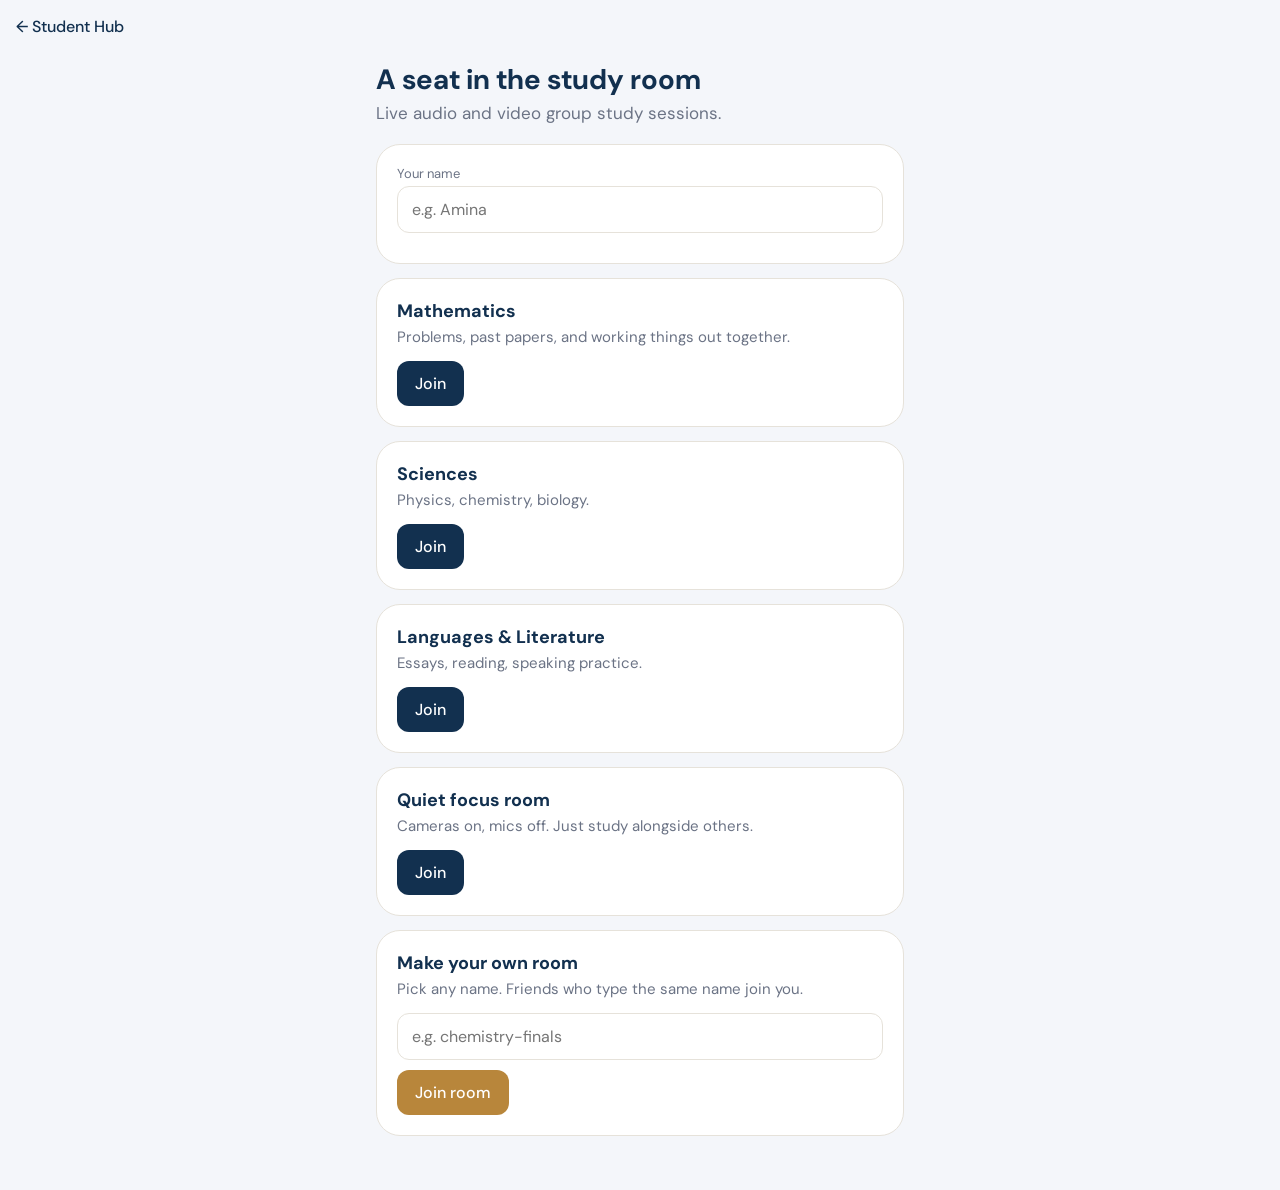
<file: rooms.html>
<!doctype html>
<html lang="en">
<head>
<meta charset="utf-8">
<meta name="viewport" content="width=device-width, initial-scale=1">
<title>Study Rooms · Student Hub</title>
<link href="https://fonts.googleapis.com/css2?family=DM+Sans:wght@400;500;700&display=swap" rel="stylesheet">
<style>
  :root { --navy:#12304f; --gold:#b8863b; --grey:#6b7385; --bg:#f4f6fa; --line:#e6e2da; }
  * { box-sizing:border-box; }
  body { margin:0; font-family:'DM Sans',system-ui,sans-serif; background:var(--bg); color:var(--navy); }
  header { padding:16px; display:flex; justify-content:space-between; align-items:center; }
  header a { color:var(--navy); text-decoration:none; font-weight:500; }
  main { max-width:560px; margin:0 auto; padding:0 16px 40px; }
  h1 { font-size:28px; margin:8px 0 4px; }
  p.sub { color:var(--grey); margin:0 0 20px; font-size:17px; }
  .card { background:#fff; border:1px solid var(--line); border-radius:24px; padding:20px; margin-bottom:14px; }
  .card h3 { margin:0 0 4px; font-size:18px; }
  .card p { margin:0 0 14px; color:var(--grey); font-size:15px; }
  button { background:var(--navy); color:#fff; border:0; border-radius:12px; padding:12px 18px; font:inherit; font-weight:500; cursor:pointer; }
  button.gold { background:var(--gold); }
  input { width:100%; padding:12px 14px; border:1px solid var(--line); border-radius:12px; font:inherit; margin-bottom:10px; }
  label { font-size:13px; color:var(--grey); display:block; margin-bottom:4px; }
  #stage { display:none; position:fixed; inset:0; background:#000; z-index:10; flex-direction:column; }
  #stage.on { display:flex; }
  #bar { padding:10px 14px; background:var(--navy); color:#fff; display:flex; justify-content:space-between; align-items:center; }
  #jitsi { flex:1; }
</style>
</head>
<body>
<header>
  <a href="index.html">← Student Hub</a>
</header>

<main>
  <h1>A seat in the study room</h1>
  <p class="sub">Live audio and video group study sessions.</p>

  <div class="card">
    <label for="name">Your name</label>
    <input id="name" placeholder="e.g. Amina" maxlength="30">
  </div>

  <div id="list"></div>

  <div class="card">
    <h3>Make your own room</h3>
    <p>Pick any name. Friends who type the same name join you.</p>
    <input id="custom" placeholder="e.g. chemistry-finals" maxlength="40">
    <button class="gold" onclick="joinCustom()">Join room</button>
  </div>
</main>

<div id="stage">
  <div id="bar"><span id="roomTitle"></span><button onclick="leave()">Leave</button></div>
  <div id="jitsi"></div>
</div>

<script src="https://meet.jit.si/external_api.js"></script>
<script>
  const PREFIX = "studenthub-kid40093-";
  const ROOMS = [
    { id: "maths", title: "Mathematics", desc: "Problems, past papers, and working things out together." },
    { id: "sciences", title: "Sciences", desc: "Physics, chemistry, biology." },
    { id: "languages", title: "Languages & Literature", desc: "Essays, reading, speaking practice." },
    { id: "quiet", title: "Quiet focus room", desc: "Cameras on, mics off. Just study alongside others." }
  ];
  let api = null;

  const list = document.getElementById("list");
  ROOMS.forEach(r => {
    const d = document.createElement("div");
    d.className = "card";
    d.innerHTML = `<h3>${r.title}</h3><p>${r.desc}</p><button>Join</button>`;
    d.querySelector("button").onclick = () => join(r.id, r.title);
    list.appendChild(d);
  });

  function slug(s) { return s.toLowerCase().trim().replace(/[^a-z0-9]+/g, "-").replace(/^-|-$/g, ""); }
  function joinCustom() {
    const v = slug(document.getElementById("custom").value);
    if (!v) { alert("Type a room name first."); return; }
    join("c-" + v, v);
  }
  function join(id, title) {
    const name = document.getElementById("name").value.trim() || "Student";
    document.getElementById("roomTitle").textContent = title;
    document.getElementById("stage").classList.add("on");
    api = new JitsiMeetExternalAPI("meet.jit.si", {
      roomName: PREFIX + id,
      parentNode: document.getElementById("jitsi"),
      userInfo: { displayName: name },
      configOverwrite: { prejoinPageEnabled: false, startWithVideoMuted: id === "quiet" ? false : true, startWithAudioMuted: true },
      interfaceConfigOverwrite: { MOBILE_APP_PROMO: false }
    });
    api.addListener("readyToClose", leave);
  }
  function leave() {
    if (api) { api.dispose(); api = null; }
    document.getElementById("stage").classList.remove("on");
  }
</script>
</body>
</html>
</file>
